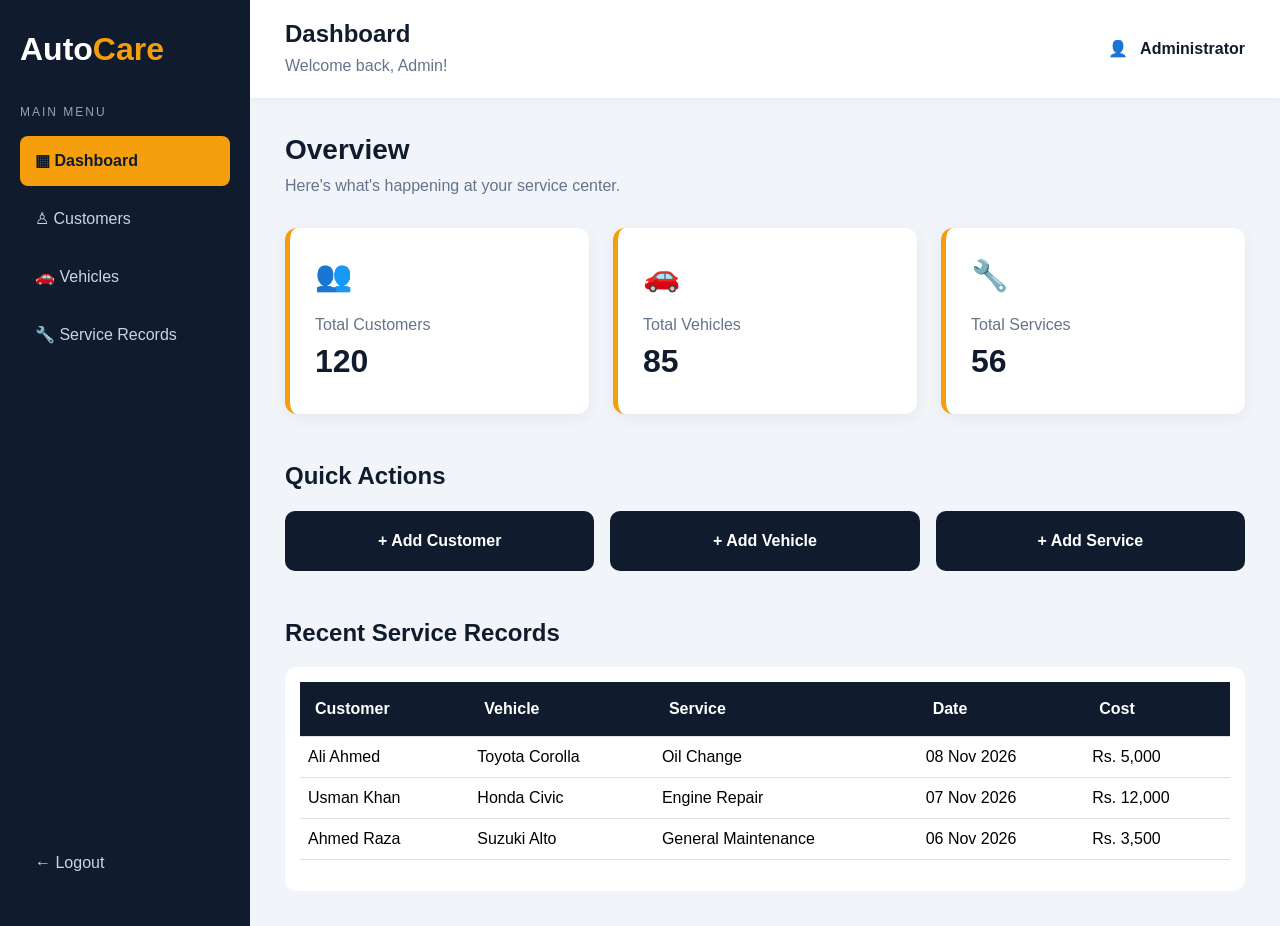
<file: admin-dashboard.html>
﻿
<!DOCTYPE html>
<html lang="en">
<head>
    <meta charset="UTF-8">
    <meta name="viewport" content="width=device-width, initial-scale=1.0">
    <title>Admin Dashboard - AutoCare</title>

    <link href="https://cdn.jsdelivr.net/npm/bootstrap@5.3.3/dist/css/bootstrap.min.css" rel="stylesheet">
    <link rel="stylesheet" href="css/style.css">
</head>
<body>

    <div class="dashboard-wrapper">

        <!-- Sidebar -->
        <aside class="sidebar">
            <h2>Auto<span>Care</span></h2>
            <p class="sidebar-label">MAIN MENU</p>

            <a href="admin-dashboard.html" class="sidebar-link active">▦ Dashboard</a>
            <a href="#" class="sidebar-link">♙ Customers</a>
            <a href="#" class="sidebar-link">🚗 Vehicles</a>
            <a href="#" class="sidebar-link">🔧 Service Records</a>

            <div class="sidebar-bottom">
                <a href="index.html" class="sidebar-link">← Logout</a>
            </div>
        </aside>

        <!-- Main Content -->
        <main class="dashboard-main">

            <!-- Top Bar -->
            <div class="dashboard-topbar">
                <div>
                    <h4>Dashboard</h4>
                    <p>Welcome back, Admin!</p>
                </div>

                <div class="admin-profile">
                    <span>👤</span>
                    <strong>Administrator</strong>
                </div>
            </div>

            <!-- Dashboard Content -->
            <div class="dashboard-content">

                <h3>Overview</h3>
                <p class="dashboard-description">
                    Here's what's happening at your service center.
                </p>

                <!-- Statistics Cards -->
                <div class="row g-4 mb-5">

                    <div class="col-md-6 col-xl-4">
                        <div class="stat-card">
                            <span class="stat-icon">👥</span>
                            <p>Total Customers</p>
                            <h2>120</h2>
                        </div>
                    </div>

                    <div class="col-md-6 col-xl-4">
                        <div class="stat-card">
                            <span class="stat-icon">🚗</span>
                            <p>Total Vehicles</p>
                            <h2>85</h2>
                        </div>
                    </div>

                    <div class="col-md-6 col-xl-4">
                        <div class="stat-card">
                            <span class="stat-icon">🔧</span>
                            <p>Total Services</p>
                            <h2>56</h2>
                        </div>
                    </div>

                </div>

                <!-- Quick Actions -->
                <h4 class="section-title">Quick Actions</h4>

                <div class="row g-3 mb-5">

                    <div class="col-md-4">
                        <a href="#" class="quick-action">
                            + Add Customer
                        </a>
                    </div>

                    <div class="col-md-4">
                        <a href="#" class="quick-action">
                            + Add Vehicle
                        </a>
                    </div>

                    <div class="col-md-4">
                        <a href="#" class="quick-action">
                            + Add Service
                        </a>
                    </div>

                </div>

                <!-- Recent Services -->
                <h4 class="section-title">Recent Service Records</h4>

                <div class="table-responsive dashboard-table">
                    <table class="table table-hover align-middle">
                        <thead>
                            <tr>
                                <th>Customer</th>
                                <th>Vehicle</th>
                                <th>Service</th>
                                <th>Date</th>
                                <th>Cost</th>
                            </tr>
                        </thead>

                        <tbody>
                            <tr>
                                <td>Ali Ahmed</td>
                                <td>Toyota Corolla</td>
                                <td>Oil Change</td>
                                <td>08 Nov 2026</td>
                                <td>Rs. 5,000</td>
                            </tr>

                            <tr>
                                <td>Usman Khan</td>
                                <td>Honda Civic</td>
                                <td>Engine Repair</td>
                                <td>07 Nov 2026</td>
                                <td>Rs. 12,000</td>
                            </tr>

                            <tr>
                                <td>Ahmed Raza</td>
                                <td>Suzuki Alto</td>
                                <td>General Maintenance</td>
                                <td>06 Nov 2026</td>
                                <td>Rs. 3,500</td>
                            </tr>
                        </tbody>
                    </table>
                </div>

            </div>
        </main>
    </div>

</body>
</html>
</file>
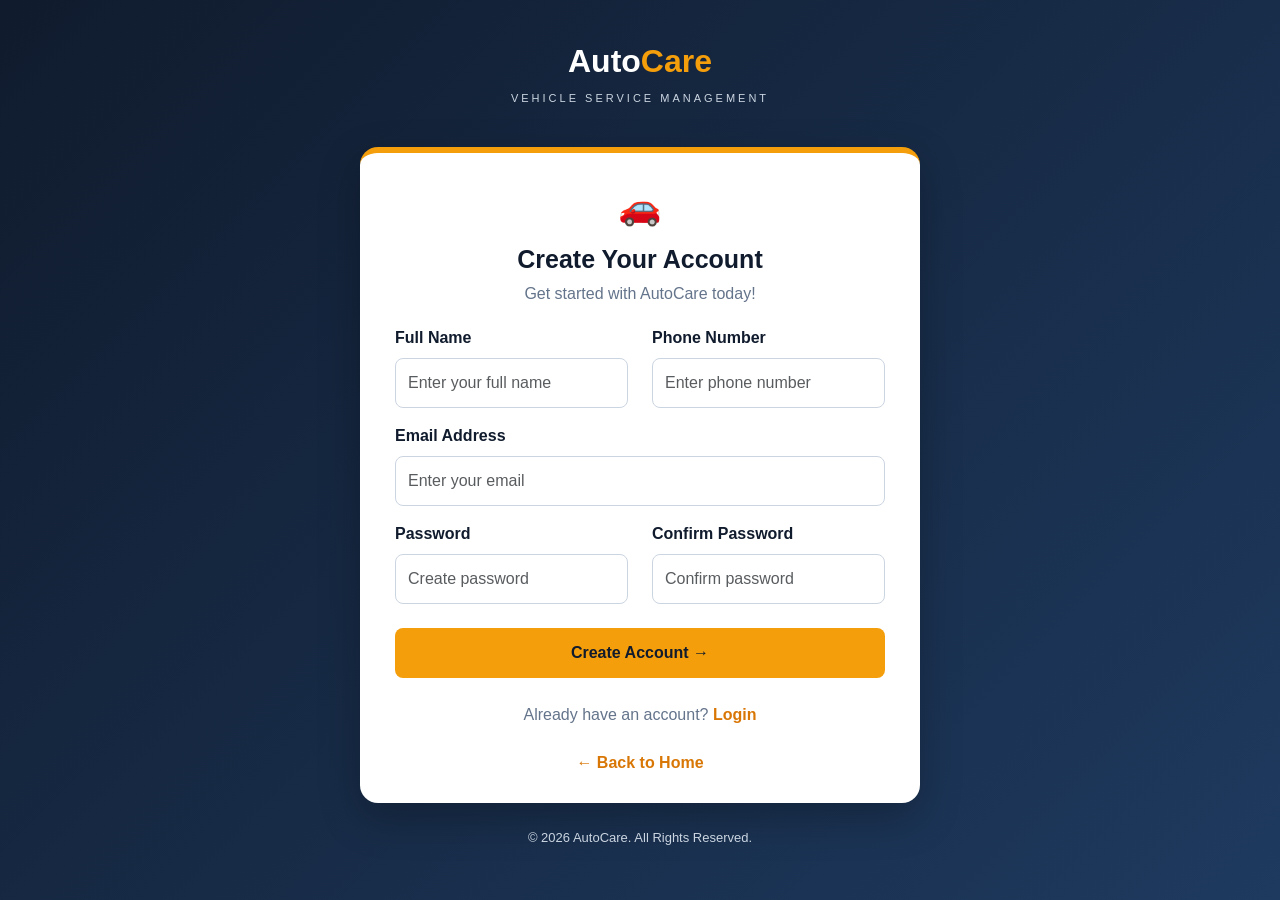
<file: signup.html>
﻿
<!DOCTYPE html>
<html lang="en">
<head>
    <meta charset="UTF-8">
    <meta name="viewport" content="width=device-width, initial-scale=1.0">
    <title>Sign Up - AutoCare</title>

    <link href="https://cdn.jsdelivr.net/npm/bootstrap@5.3.3/dist/css/bootstrap.min.css" rel="stylesheet">
    <link rel="stylesheet" href="css/style.css">
</head>
<body>

    <div class="signup-page">

        <!-- Brand -->
        <div class="signup-header">
            <a href="index.html">Auto<span>Care</span></a>
            <p>VEHICLE SERVICE MANAGEMENT</p>
        </div>

        <!-- Signup Card -->
        <div class="signup-card">

            <div class="signup-heading">
                <span class="signup-icon">🚗</span>
                <h2>Create Your Account</h2>
                <p>Get started with AutoCare today!</p>
            </div>

            <form>
                <div class="row">

                    <div class="col-md-6 mb-3">
                        <label class="form-label">Full Name</label>
                        <input type="text" class="form-control"
                               placeholder="Enter your full name" required>
                    </div>

                    <div class="col-md-6 mb-3">
                        <label class="form-label">Phone Number</label>
                        <input type="tel" class="form-control"
                               placeholder="Enter phone number" required>
                    </div>

                    <div class="col-12 mb-3">
                        <label class="form-label">Email Address</label>
                        <input type="email" class="form-control"
                               placeholder="Enter your email" required>
                    </div>

                    <div class="col-md-6 mb-3">
                        <label class="form-label">Password</label>
                        <input type="password" class="form-control"
                               placeholder="Create password" required>
                    </div>

                    <div class="col-md-6 mb-4">
                        <label class="form-label">Confirm Password</label>
                        <input type="password" class="form-control"
                               placeholder="Confirm password" required>
                    </div>

                </div>

                <button type="submit" class="btn signup-btn w-100">
                    Create Account →
                </button>
            </form>

            <div class="signup-bottom">
                <p>
                    Already have an account?
                    <a href="login.html">Login</a>
                </p>

                <a href="index.html" class="signup-home">
                    ← Back to Home
                </a>
            </div>

        </div>

        <p class="signup-copyright">
            © 2026 AutoCare. All Rights Reserved.
        </p>

    </div>

</body>
</html>
</file>
<file: css/style.css>
/* General Styling */
body {
    margin: 0;
    font-family: Arial, sans-serif;
}

/* Navigation Bar */
.navbar {
    background-color: #101B2D !important;
    padding: 18px 0;
}

/* Logo */
.navbar-brand {
    color: #ffffff !important;
    font-size: 26px;
    letter-spacing: 1px;
}

/* Navigation Links */
.navbar .nav-link {
    color: #d1d5db !important;
    margin-left: 15px;
    font-weight: 500;
}

    /* Hover Effect */
    .navbar .nav-link:hover {
        color: #F59E0B !important;
    }

/* Sign Up Button */
.navbar .btn-primary {
    background-color: #F59E0B;
    border: none;
    color: #101B2D;
    font-weight: bold;
    padding: 9px 20px;
}

    .navbar .btn-primary:hover {
        background-color: #D97706;
        color: white;
    }

/* Hero Section */
.hero-section {
    background-color: #101B2D;
    color: white;
    padding: 90px 0;
}

    /* Hero Heading */
    .hero-section h1 {
        font-size: 48px;
        font-weight: bold;
        margin-bottom: 20px;
    }

        .hero-section h1 span {
            color: #F59E0B;
        }

    /* Hero Paragraph */
    .hero-section p {
        color: #d1d5db;
        font-size: 18px;
        line-height: 1.8;
        margin-bottom: 30px;
    }

/* Hero Image */
.hero-image {
    max-height: 350px;
    width: 100%;
    object-fit: cover;
    border-radius: 15px;
}




/* Services Section */
.services-section {
    padding: 90px 0;
    background-color: #FFFFFF;
}


    /* Section Heading */
    .services-section h2 {
        color: white;
        font-size: 38px;
        font-weight: bold;
        margin-bottom: 15px;
    }

    .services-section .text-center p {
        color: #cbd5e1;
        font-size: 16px;
    }

/* Service Cards */
.service-card {
    background: #1e293b;
    border: none;
    border-top: 4px solid #F59E0B;
    border-radius: 15px;
    padding: 25px 15px;
    transition: all 0.3s ease;
}

    /* Card Hover Effect */
    .service-card:hover {
        transform: translateY(-10px);
        box-shadow: 0 12px 30px rgba(245, 158, 11, 0.18);
        background: #26364d;
    }

/* Service Icons */
.service-icon {
    width: 75px;
    height: 75px;
    background: rgba(245, 158, 11, 0.12);
    color: #F59E0B;
    font-size: 38px;
    border-radius: 50%;
    display: flex;
    align-items: center;
    justify-content: center;
    margin: 0 auto 22px;
}

/* Card Heading */
.service-card h4 {
    color: white;
    font-weight: bold;
    margin-bottom: 15px;
}

/* Card Description */
.service-card p {
    color: #cbd5e1;
    line-height: 1.8;
}



/* Services Section Text Colors */
.services-section h1,
.services-section h2,
.services-section h3,
.services-section h4,
.services-section h5 {
    color: #101B2D;
}

.services-section p {
    color: #64748B;
}



/* About Section */
.about-section {
    padding: 80px 0;
    background: linear-gradient(135deg, #101B2D, #172B46);
    color: white;
}

/* About Image */
.about-image {
    width: 100%;
    height: 350px;
    object-fit: cover;
    border-radius: 12px;
}

/* About Heading */
.about-section h2 {
    color: #101B2D;
    font-size: 36px;
    font-weight: bold;
    margin-bottom: 20px;
}

/* About Paragraph */
.about-section p {
    color: #64748b;
    font-size: 16px;
    line-height: 1.8;
    margin-bottom: 20px;
}

/* About Button */
.about-section .btn {
    background-color: #F59E0B;
    border: none;
    color: #101B2D;
    font-weight: bold;
    padding: 10px 22px;
}


/* About Section Text Colors */
.about-section h1,
.about-section h2,
.about-section h3,
.about-section h4,
.about-section h5 {
    color: #FFFFFF;
}

.about-section p {
    color: #D1D5DB;
}

.about-section .text-muted {
    color: #D1D5DB !important;
}

.about-section span {
    color: #F59E0B;
}


/* Footer Section */
.footer-section {
    background-color: #FFFFFF;
    color: #101B2D;
    padding: 65px 0 20px;
    border-top: 1px solid #e5e7eb;
}

.footer-logo {
    font-weight: 800;
    color: #101B2D;
    margin-bottom: 15px;
}

    .footer-logo span {
        color: #F59E0B;
    }

.footer-description {
    color: #64748b;
    line-height: 1.8;
    font-size: 14px;
    max-width: 300px;
}

.footer-section h5 {
    font-weight: 700;
    margin-bottom: 20px;
    color: #101B2D;
}

.footer-links {
    list-style: none;
    padding: 0;
    margin: 0;
}

    .footer-links li {
        margin-bottom: 13px;
        color: #64748b;
        font-size: 14px;
    }

    .footer-links a {
        text-decoration: none;
        color: #64748b;
        transition: 0.3s;
    }

        .footer-links a:hover {
            color: #F59E0B;
            padding-left: 5px;
        }

    .footer-links i {
        color: #F59E0B;
        margin-right: 8px;
    }

.footer-divider {
    margin: 35px 0 20px;
    border-color: #d1d5db;
}

.footer-bottom {
    display: flex;
    justify-content: space-between;
    flex-wrap: wrap;
    gap: 10px;
}

    .footer-bottom p {
        color: #64748b;
        font-size: 13px;
        margin: 0;
    }

    .footer-bottom span {
        color: #F59E0B;
    }



/* Login Page */
.login-page {
    background-color: #f1f5f9;
}

/* Left Side */
.login-left {
    background-color: #101B2D;
    color: white;
    padding: 40px 7%;
    display: flex;
    flex-direction: column;
    justify-content: space-between;
}

.login-brand h2 {
    font-size: 32px;
    font-weight: bold;
}

    .login-brand h2 span {
        color: #F59E0B;
    }

.login-brand p {
    color: #d1d5db;
    font-size: 12px;
    letter-spacing: 2px;
}

.login-left-content {
    margin-top: 30px;
    margin-bottom: 30px;
}

    .login-left-content h1 {
        font-size: 42px;
        font-weight: bold;
        color: #F59E0B;
    }

    .login-left-content h3 {
        font-size: 25px;
        margin: 15px 0;
    }

    .login-left-content p {
        color: #d1d5db;
        line-height: 1.8;
    }

.login-image {
    width: 100%;
    height: 230px;
    object-fit: cover;
    border-radius: 12px;
    margin-top: 20px;
}

.login-left-footer {
    color: #94a3b8;
    font-size: 13px;
}

/* Right Side */
.login-right {
    display: flex;
    align-items: center;
    justify-content: center;
    padding: 50px 25px;
}

.login-form-box {
    background-color: white;
    width: 100%;
    max-width: 450px;
    padding: 45px;
    border-radius: 15px;
    box-shadow: 0 8px 30px rgba(0, 0, 0, 0.08);
}

    .login-form-box h2 {
        color: #101B2D;
        font-weight: bold;
    }

.login-subtitle {
    color: #64748b;
    margin-bottom: 35px;
}

.login-form-box .form-label {
    color: #101B2D;
    font-weight: 600;
}

.login-form-box .form-control {
    padding: 12px;
    border-radius: 8px;
}

.login-btn {
    background-color: #F59E0B;
    color: #101B2D;
    font-weight: bold;
    padding: 12px;
    border: none;
}

    .login-btn:hover {
        background-color: #D97706;
        color: white;
    }

.signup-text {
    text-align: center;
    margin-top: 25px;
    color: #64748b;
}

    .signup-text a,
    .home-link {
        color: #D97706;
        font-weight: bold;
        text-decoration: none;
    }

.home-link {
    display: block;
    text-align: center;
    margin-top: 20px;
}



/* Signup Page */
.signup-page {
    min-height: 100vh;
    background: linear-gradient(135deg, #101B2D, #1e3a5f);
    padding: 30px 20px;
    display: flex;
    flex-direction: column;
    align-items: center;
    justify-content: center;
    position: relative;
}

/* Brand Header */
.signup-header {
    text-align: center;
    margin-bottom: 25px;
}

    .signup-header a {
        color: white;
        font-size: 32px;
        font-weight: bold;
        text-decoration: none;
    }

        .signup-header a span {
            color: #F59E0B;
        }

    .signup-header p {
        color: #cbd5e1;
        font-size: 11px;
        letter-spacing: 3px;
        margin-top: 5px;
    }

/* Signup Card */
.signup-card {
    background-color: white;
    width: 100%;
    max-width: 560px;
    padding: 28px 35px;
    border-radius: 18px;
    border-top: 6px solid #F59E0B;
    box-shadow: 0 15px 40px rgba(0, 0, 0, 0.25);
}

/* Heading */
.signup-heading {
    text-align: center;
    margin-bottom: 20px;
}

    .signup-heading h2 {
        color: #101B2D;
        font-weight: bold;
        margin-top: 6px;
        font-size: 25px;
    }

.signup-icon {
    font-size: 35px;
}

.signup-heading h2 {
    color: #101B2D;
    font-weight: bold;
    margin-top: 10px;
}

.signup-heading p {
    color: #64748b;
}

/* Form */
.signup-card .form-label {
    color: #101B2D;
    font-weight: 600;
}

.signup-card .form-control {
    padding: 12px;
    border: 1px solid #cbd5e1;
    border-radius: 8px;
}

    .signup-card .form-control:focus {
        border-color: #F59E0B;
        box-shadow: 0 0 0 3px rgba(245, 158, 11, 0.15);
    }

/* Signup Button */
.signup-btn {
    background-color: #F59E0B;
    color: #101B2D;
    font-weight: bold;
    padding: 13px;
    border: none;
    border-radius: 8px;
}

    .signup-btn:hover {
        background-color: #D97706;
        color: white;
    }

/* Bottom Links */
.signup-bottom {
    text-align: center;
    margin-top: 25px;
}

    .signup-bottom p {
        color: #64748b;
    }

    .signup-bottom a {
        color: #D97706;
        font-weight: bold;
        text-decoration: none;
    }

.signup-home {
    display: inline-block;
    margin-top: 8px;
}

.signup-copyright {
    color: #cbd5e1;
    font-size: 13px;
    margin-top: 25px;
}

/* Mobile Layout */
@media (max-width: 576px) {
    .signup-card {
        padding: 30px 22px;
    }

    .signup-heading h2 {
        font-size: 24px;
    }
}



/* Admin Dashboard */
.dashboard-wrapper {
    display: flex;
    min-height: 100vh;
    background-color: #f1f5f9;
}

/* Sidebar */
.sidebar {
    width: 250px;
    background-color: #101B2D;
    color: white;
    padding: 30px 20px;
    display: flex;
    flex-direction: column;
    flex-shrink: 0;
}

    .sidebar h2 {
        font-weight: bold;
        margin-bottom: 35px;
    }

        .sidebar h2 span {
            color: #F59E0B;
        }

.sidebar-label {
    color: #94a3b8;
    font-size: 12px;
    letter-spacing: 2px;
    margin-bottom: 15px;
}

.sidebar-link {
    display: block;
    color: #cbd5e1;
    text-decoration: none;
    padding: 13px 15px;
    border-radius: 8px;
    margin-bottom: 8px;
}

    .sidebar-link:hover,
    .sidebar-link.active {
        background-color: #F59E0B;
        color: #101B2D;
        font-weight: bold;
    }

.sidebar-bottom {
    margin-top: auto;
}

/* Main Area */
.dashboard-main {
    flex: 1;
    min-width: 0;
}

/* Top Bar */
.dashboard-topbar {
    background-color: white;
    padding: 20px 35px;
    display: flex;
    justify-content: space-between;
    align-items: center;
    box-shadow: 0 2px 8px rgba(0,0,0,0.05);
}

    .dashboard-topbar h4 {
        color: #101B2D;
        font-weight: bold;
        margin: 0;
    }

    .dashboard-topbar p {
        color: #64748b;
        margin: 5px 0 0;
    }

.admin-profile {
    color: #101B2D;
}

    .admin-profile span {
        margin-right: 8px;
    }

/* Dashboard Content */
.dashboard-content {
    padding: 35px;
}

    .dashboard-content h3 {
        color: #101B2D;
        font-weight: bold;
    }

.dashboard-description {
    color: #64748b;
    margin-bottom: 30px;
}

/* Statistics Cards */
.stat-card {
    background-color: white;
    padding: 25px;
    border-radius: 12px;
    border-left: 5px solid #F59E0B;
    box-shadow: 0 4px 15px rgba(0,0,0,0.05);
}

.stat-icon {
    font-size: 30px;
}

.stat-card p {
    color: #64748b;
    margin: 15px 0 5px;
}

.stat-card h2 {
    color: #101B2D;
    font-weight: bold;
}

/* Section Titles */
.section-title {
    color: #101B2D;
    font-weight: bold;
    margin-bottom: 20px;
}

/* Quick Actions */
.quick-action {
    display: block;
    background-color: #101B2D;
    color: white;
    padding: 18px;
    text-align: center;
    border-radius: 10px;
    text-decoration: none;
    font-weight: bold;
    transition: 0.3s;
}

    .quick-action:hover {
        background-color: #F59E0B;
        color: #101B2D;
    }

/* Services Table */
.dashboard-table {
    background-color: white;
    padding: 15px;
    border-radius: 12px;
}

    .dashboard-table thead {
        background-color: #101B2D;
        color: white;
    }

    .dashboard-table th {
        background-color: #101B2D;
        color: white;
        padding: 15px;
    }

/* Mobile */
@media (max-width: 768px) {
    .sidebar {
        width: 190px;
        padding: 20px 12px;
    }

    .dashboard-topbar {
        padding: 20px;
    }

    .dashboard-content {
        padding: 20px;
    }
}

@media (max-width: 576px) {
    .dashboard-wrapper {
        flex-direction: column;
    }

    .sidebar {
        width: 100%;
    }

    .sidebar-bottom {
        margin-top: 10px;
    }
}



/* Service Card Heading Color */
.services-section .card h3,
.services-section .card h4,
.services-section .card h5 {
    color: #F59E0B;
}




/* Only Services Intro Description */
.services-section .text-center.mb-5 p {
    color: #101B2D !important;
}
</file>
